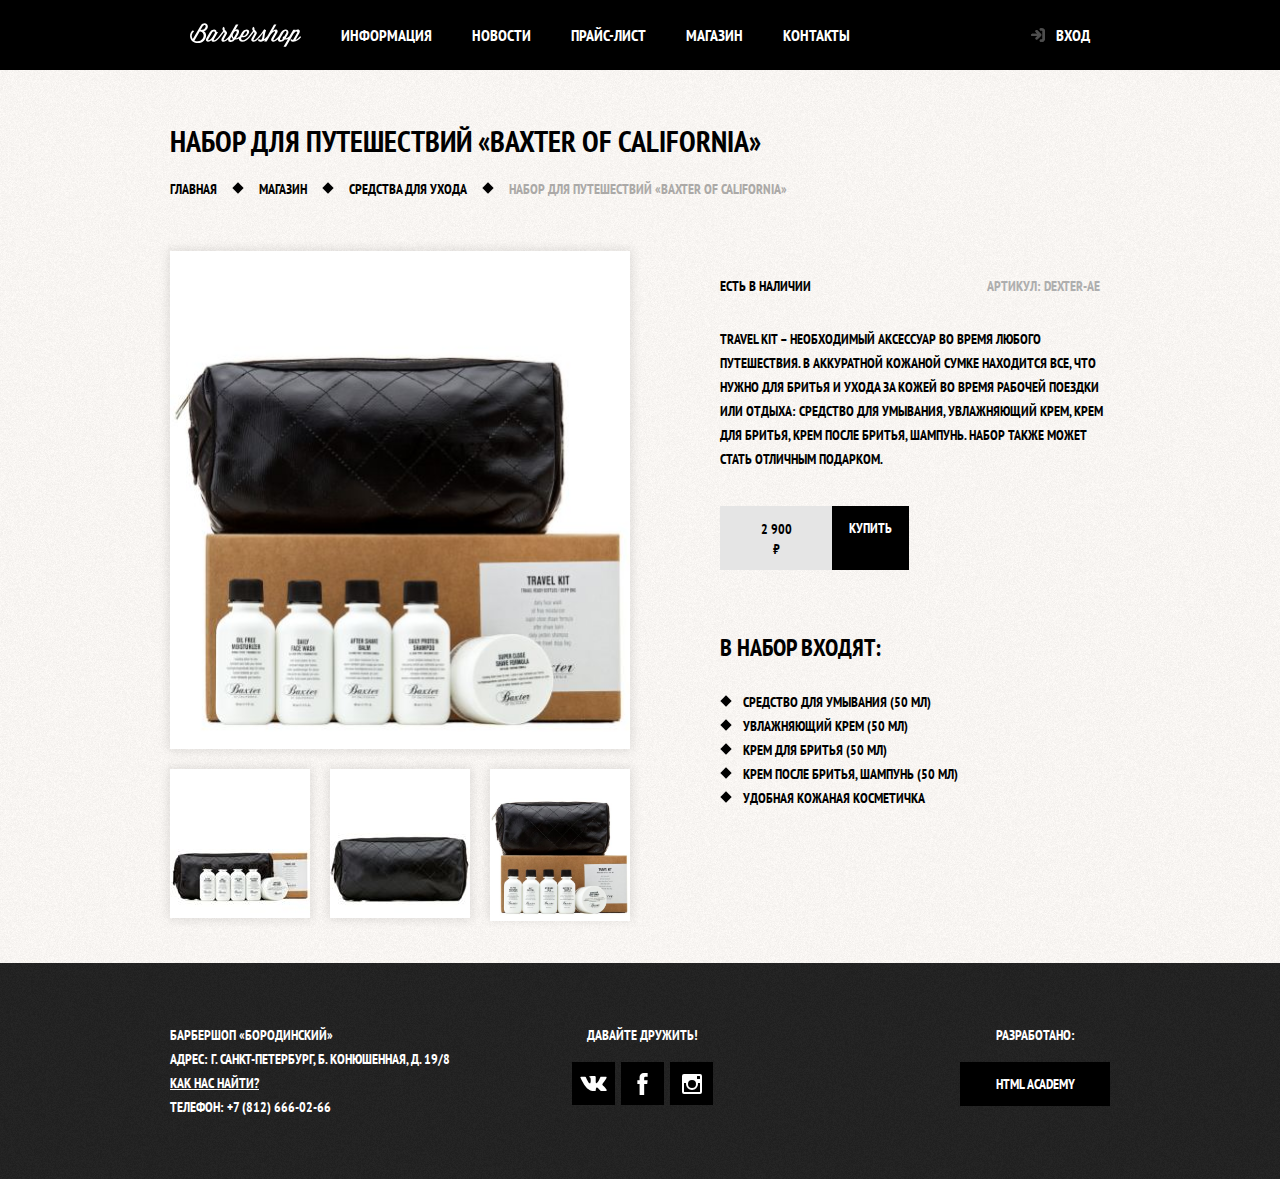
<file: catalog-item.html>
<!DOCTYPE html>
<html lang="ru">
<head>
  <meta charset="UTF-8">
  <title>Барбершоп «Бородинский»</title>
  <link href="https://fonts.googleapis.com/css?family=PT+Sans+Narrow:400,700&amp;subset=latin,cyrillic" rel="stylesheet">
  <link href="css/normalize.css" rel="stylesheet">
  <link href="css/style.css" rel="stylesheet">
</head>

<body class="inner-page">

<header class="main-header">
  <nav class="main-navigation container">
    <a class="main-header-logo" href="index.html">
      <img src="img/logo.svg" width="111" height="24" alt="Логотип барбершопа «Бородинский»">
    </a>
    <ul class="site-navigation">
      <li><a href="info.html">Информация</a></li>
      <li><a href="news.html">Новости</a></li>
      <li><a href="price.html">Прайс-лист</a></li>
      <li class="site-navigation-current"><a href="catalog.html">Магазин</a></li>
      <li><a href="contacts.html">Контакты</a></li>
    </ul>
    <ul class="user-navigation">
      <li><a class="login-link" href="login.html">Вход</a></li>
    </ul>
  </nav>
</header>

<main class="container">

  <h1 class="page-title">Набор для путешествий «Baxter of California»</h1>

  <ul class="breadcrumbs">
    <li><a href="index.html">Главная</a></li>
    <li><a href="#">Магазин</a></li>
    <li><a href="#">Средства для ухода</a></li>
    <li class="breadcrumbs-current">Набор для путешествий «Baxter of California»</li>
  </ul>

  <div class="catalog-columns">

    <section class="product-photos">
      <h2 class="visually-hidden">Изображения товара</h2>
      <p class="product-photo-full">
        <img src="img/3-item.jpg" width="460" height="498" alt="Фото всего набора">
      </p>
      <ul class="product-photo-preview">
        <li>
          <img src="img/1-item.jpg" width="140" height="149" alt="Фото в анфас">
        </li>
        <li>
          <img src="img/2-item.jpg" width="140" height="149" alt="Фото в профиль">
        </li>
        <li>
          <img src="img/3-item.jpg" width="140" height="149" alt="Фото отдельной части">
        </li>
      </ul>
    </section>

    <section class="product-info">
      <h2 class="visually-hidden">Описание товара</h2>
      <div class="product-description">
        <p class="product-availability">Есть в наличии</p>
        <p class="product-article">Артикул: dexter-ae</p>
      </div>
      <p class="product-text">Travel Kit – необходимый аксессуар во время любого путешествия. В аккуратной кожаной сумке находится все, что нужно для бритья и ухода за кожей во время рабочей поездки или отдыха: средство для умывания, увлажняющий крем, крем для бритья, крем после бритья, шампунь. Набор также может стать отличным подарком.</p>
      <p class="product-price">
        <b>2 900 ₽</b>
        <a class="button" href="#">Купить</a>
      </p>
      <h3>В набор входят:</h3>
      <ul>
        <li>Средство для умывания (50 мл)</li>
        <li>Увлажняющий крем (50 мл)</li>
        <li>Крем для бритья (50 мл)</li>
        <li>Крем после бритья, шампунь (50 мл)</li>
        <li>Удобная кожаная косметичка</li>
      </ul>
    </section>
  </div>

</main>

<footer class="main-footer">
  <div class="container">
    <p class="footer-contacts">
      Барбершоп «Бородинский»<br>
      Адрес: г. Санкт-Петербург, Б. Конюшенная, д. 19/8<br>
      <a href="map.html">Как нас найти?</a><br>
      Телефон: +7 (812) 666-02-66
    </p>
    <div class="footer-social">
      <b>Давайте дружить!</b>
      <ul>
        <li><a class="social-button" href="#"><span class="visually-hidden">Вконтакте</span>
          <svg xmlns="http://www.w3.org/2000/svg" width="27" height="15" viewBox="0 0 26.14 14.91">
            <path d="M26 13.47l-.09-.17a13.55 13.55 0 0 0-2.6-3q-.87-.83-1.1-1.12A1 1 0 0 1 22 8a10.27 10.27 0 0 1 1.22-1.78l.88-1.16q2.35-3.13 2-4L26 .94a.8.8 0 0 0-.4-.22 2.14 2.14 0 0 0-.87 0h-3.92a.51.51 0 0 0-.27 0h-.3a.6.6 0 0 0-.15.14.93.93 0 0 0-.14.24 22.22 22.22 0 0 1-1.46 3.06q-.5.84-.93 1.46a7 7 0 0 1-.71.91 4.94 4.94 0 0 1-.52.47q-.23.18-.35.15l-.23-.05a.9.9 0 0 1-.31-.33 1.49 1.49 0 0 1-.16-.53v-.55-.65-.57-1.12-1-.75a3.14 3.14 0 0 0 0-.62 2.12 2.12 0 0 0-.14-.44.73.73 0 0 0-.28-.33 1.57 1.57 0 0 0-.46-.18A9 9 0 0 0 12.57 0a8.93 8.93 0 0 0-3.25.33 1.83 1.83 0 0 0-.52.41q-.25.3-.07.33a1.67 1.67 0 0 1 1.16.59l.08.16a2.6 2.6 0 0 1 .19.63 6.32 6.32 0 0 1 .12 1 10.59 10.59 0 0 1 0 1.7q-.07.71-.13 1.1a2.21 2.21 0 0 1-.18.64 2.69 2.69 0 0 1-.16.3l-.07.07a1 1 0 0 1-.37.07.86.86 0 0 1-.46-.19 3.27 3.27 0 0 1-.56-.52 7 7 0 0 1-.66-.93q-.37-.6-.76-1.42l-.22-.39q-.2-.38-.56-1.11t-.62-1.43A.9.9 0 0 0 5.2.9h-.07a.93.93 0 0 0-.22-.16A1.44 1.44 0 0 0 4.6.65L.87.68A1 1 0 0 0 .1.94L0 1a.44.44 0 0 0 0 .22 1.08 1.08 0 0 0 .08.37Q.9 3.53 1.86 5.31t1.66 2.87Q4.23 9.27 5 10.24t1 1.24l.37.41.34.33a8.06 8.06 0 0 0 1 .78 16.34 16.34 0 0 0 1.4.9 7.6 7.6 0 0 0 1.79.72 6.19 6.19 0 0 0 2 .22h1.57a1.08 1.08 0 0 0 .72-.3l.05-.07a.9.9 0 0 0 .1-.25 1.38 1.38 0 0 0 0-.37 4.48 4.48 0 0 1 .09-1.05 2.77 2.77 0 0 1 .23-.71 1.74 1.74 0 0 1 .29-.4 1.19 1.19 0 0 1 .23-.2h.11a.86.86 0 0 1 .77.21 4.52 4.52 0 0 1 .83.79q.39.47.93 1.05a6.41 6.41 0 0 0 1 .87l.27.16a3.31 3.31 0 0 0 .71.3 1.53 1.53 0 0 0 .76.07l3.48-.05a1.58 1.58 0 0 0 .8-.17.68.68 0 0 0 .34-.37 1.06 1.06 0 0 0 0-.46 1.71 1.71 0 0 0-.1-.36z" fill="#fff">
            </path>
          </svg>
        </a></li>
        <li><a class="social-button" href="#"><span class="visually-hidden">Фейсбук</span>
          <svg xmlns="http://www.w3.org/2000/svg" width="19" height="22" viewBox="0 0 10.15 21.74"><path d="M3.34 1.12A4.77 4.77 0 0 1 6.53 0h3.61v3.81H7.81a1.07 1.07 0 0 0-1.09.83v2.55h3.42c-.08 1.23-.24 2.45-.41 3.67h-3v10.87H2.21V10.86H0V7.21h2.19V3.66a3.83 3.83 0 0 1 1.15-2.54z" fill="#fff"/>
        </a></li>
        <li><a class="social-button" href="#"><span class="visually-hidden">Инстаграм</span>
          <svg xmlns="http://www.w3.org/2000/svg" width="20" height="20" viewBox="0 0 20 20">
            <path d="M18 0H2a2 2 0 0 0-2 2v16a2 2 0 0 0 2 2h16a2 2 0 0 0 2-2V2a2 2 0 0 0-2-2zm-8 6a4 4 0 1 1-4 4 4 4 0 0 1 4-4zM2.5 18a.47.47 0 0 1-.5-.5V9h2.1a3.4 3.4 0 0 0-.1 1 6 6 0 1 0 12 0 3.4 3.4 0 0 0-.1-1H18v8.5a.47.47 0 0 1-.5.5zM18 4.5a.47.47 0 0 1-.5.5h-2a.47.47 0 0 1-.5-.5v-2a.47.47 0 0 1 .5-.5h2a.47.47 0 0 1 .5.5z" fill="#fff">
            </path>
          </svg>
        </a></li>
      </ul>
    </div>
    <p class="footer-copyright">
      <b>Разработано:</b> <a class="button" href="https://htmlacademy.ru">HTML Academy</a>
    </p>
  </div>
</footer>

</body>
</html>
</file>
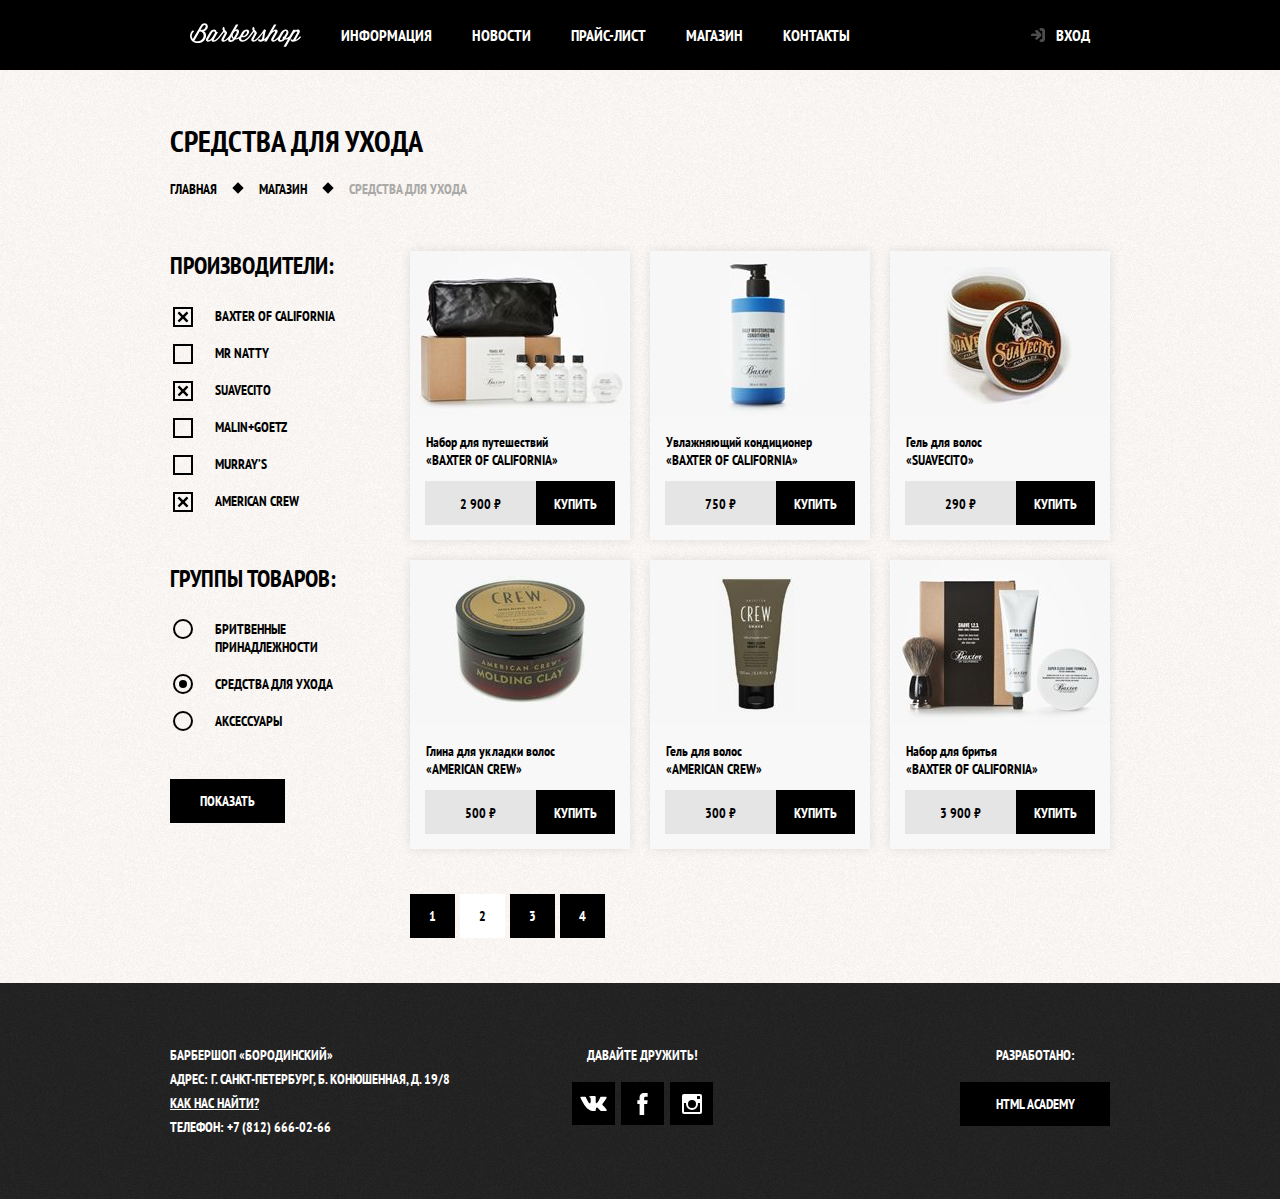
<file: catalog.html>
<!DOCTYPE html>
<html lang="ru">
<head>
  <meta charset="UTF-8">
  <title>Барбершоп «Бородинский»</title>
  <link href="https://fonts.googleapis.com/css?family=PT+Sans+Narrow:400,700&amp;subset=latin,cyrillic" rel="stylesheet">
  <link href="css/normalize.css" rel="stylesheet">
  <link rel="stylesheet" href="css/style.css">
</head>

<body class="inner-page">

<header class="main-header">
  <nav class="main-navigation container">
    <a class="main-header-logo" href="index.html">
      <img src="img/logo.svg" width="111" height="24" alt="Логотип барбершопа «Бородинский»">
    </a>
    <ul class="site-navigation">
      <li><a href="info.html">Информация</a></li>
      <li><a href="news.html">Новости</a></li>
      <li><a href="price.html">Прайс-лист</a></li>
      <li class="site-navigation-current"><a href="catalog.html">Магазин</a></li>
      <li><a href="contacts.html">Контакты</a></li>
    </ul>
    <ul class="user-navigation">
      <li><a class="login-link" href="login.html">Вход</a></li>
    </ul>
  </nav>
</header>

<main class="container">

  <h1 class="page-title">Cредства для ухода</h1>

  <ul class="breadcrumbs">
    <li>
      <a href="index.html">Главная</a>
    </li>
    <li>
      <a href="catalog.html">Магазин</a>
    </li>
    <li class="breadcrumbs-current">Средства для ухода</li>
  </ul>

  <div class="catalog-columns">

    <section class="filters">
      <h2 class="visually-hidden">Фильтр товаров</h2>
      <form class="filter" method="get" action="https://echo.htmlacademy.ru">
        <fieldset>
          <legend>Производители:</legend>
          <ul>
            <li class="filter-option">
              <input class="visually-hidden filter-input filter-input-checkbox" type="checkbox" name="baxter-of-california" id="filter-baxter-of-california" checked>
              <label for="filter-baxter-of-california">Baxter of California</label>
            </li>
            <li class="filter-option">
              <input class="visually-hidden filter-input filter-input-checkbox" type="checkbox" name="mr-natty" id="filter-mr-natty">
              <label for="filter-mr-natty">Mr Natty</label>
            </li>
            <li class="filter-option">
              <input class="visually-hidden filter-input filter-input-checkbox" type="checkbox" name="suavecito" id="filter-suavecito" checked>
              <label for="filter-suavecito">Suavecito</label>
            </li>
            <li class="filter-option">
              <input class="visually-hidden filter-input filter-input-checkbox" type="checkbox" name="malin-goetz" id="filter-malin-goetz">
              <label for="filter-malin-goetz">Malin+Goetz</label>
            </li>
            <li class="filter-option">
              <input class="visually-hidden filter-input filter-input-checkbox" type="checkbox" name="murrays" id="filter-murrays">
              <label for="filter-murrays">Murray’s</label>
            </li>
            <li class="filter-option">
              <input class="visually-hidden filter-input filter-input-checkbox" type="checkbox" name="american-crew" id="filter-american-crew" checked>
              <label for="filter-american-crew">American Crew</label>
            </li>
          </ul>
        </fieldset>
        <fieldset>
          <legend>Группы товаров:</legend>
          <ul>
            <li class="filter-option">
              <input class="visually-hidden filter-input filter-input-radio" type="radio" name="product-group" value="shaving" id="filter-shave">
              <label for="filter-shave">Бритвенные принадлежности</label>
            </li>
            <li class="filter-option">
              <input class="visually-hidden filter-input filter-input-radio" type="radio" name="product-group" value="hair-care" id="filter-care" checked>
              <label for="filter-care">Средства для ухода</label>
            </li>
            <li class="filter-option">
              <input class="visually-hidden filter-input filter-input-radio" type="radio" name="product-group" value="accessories" id="filter-accessories">
              <label for="filter-accessories">Аксессуары</label>
            </li>
          </ul>
        </fieldset>
        <button type="submit" class="filter-button button">Показать</button>
      </form>
    </section>

    <section class="catalog">
      <h2 class="visually-hidden">Список средств для ухода</h2>
      <ul class="catalog-list">
        <li class="catalog-item">
          <a href="catalog-item.html">
            <h3>
              <span class="catalog-category">Набор для путешествий</span>
              <span class="catalog-item-title">«Baxter of California»</span>
            </h3>
            <p class="catalog-item-image">
              <img src="img/1-shop.jpg" width="220" height="165" alt="Набор для путешествий «Baxter of California»">
            </p>
          </a>
          <p class="catalog-item-price">
            <b>2 900 ₽</b>
            <a class="button" href="#">Купить</a>
          </p>
        </li>
        <li class="catalog-item">
          <a href="catalog-item.html">
            <h3>
              <span class="catalog-category">Увлажняющий кондиционер</span>
              <span class="catalog-item-title">«Baxter of California»</span>
            </h3>
            <p class="catalog-item-image">
              <img src="img/2-shop.jpg" width="220" height="165" alt="Увлажняющий кондиционер «Baxter of California»">
            </p>
          </a>
          <p class="catalog-item-price">
            <b>750 ₽</b>
            <a class="button" href="#">Купить</a>
          </p>
        </li>
        <li class="catalog-item">
          <a href="catalog-item.html">
            <h3>
              <span class="catalog-category">Гель для волос</span>
              <span class="catalog-item-title">«Suavecito»</span>
            </h3>
            <p class="catalog-item-image">
              <img src="img/3-shop.jpg" width="220" height="165" alt="Гель для волос «Suavecito»">
            </p>
          </a>
          <p class="catalog-item-price">
            <b>290 ₽</b>
            <a class="button" href="#">Купить</a>
          </p>
        </li>
        <li class="catalog-item">
          <a href="catalog-item.html">
            <h3>
              <span class="catalog-category">Глина для укладки волос</span>
              <span class="catalog-item-title">«American crew»</span>
            </h3>
            <p class="catalog-item-image">
              <img src="img/4-shop.jpg" width="220" height="165" alt="Глина для укладки волос «American crew»">
            </p>
          </a>
          <p class="catalog-item-price">
            <b>500 ₽</b>
            <a class="button" href="#">Купить</a>
          </p>
        </li>
        <li class="catalog-item">
          <a href="catalog-item.html">
            <h3>
              <span class="catalog-category">Гель для волос</span>
              <span class="catalog-item-title">«American crew»</span>
            </h3>
            <p class="catalog-item-image">
              <img src="img/5-shop.jpg" width="220" height="165" alt="Гель для волос «American crew»">
            </p>
          </a>
          <p class="catalog-item-price">
            <b>300 ₽</b>
            <a class="button" href="#">Купить</a>
          </p>
        </li>
        <li class="catalog-item">
          <a href="catalog-item.html">
            <h3>
              <span class="catalog-category">Набор для бритья</span>
              <span class="catalog-item-title">«Baxter of California»</span>
            </h3>
            <p class="catalog-item-image">
              <img src="img/6-shop.jpg" width="220" height="165" alt="Набор для бритья «Baxter of California»">
            </p>
          </a>
          <p class="catalog-item-price">
            <b>3 900 ₽</b>
            <a class="button" href="#">Купить</a>
          </p>
        </li>
      </ul>
      <ul class="pagination-list">
        <li class="pagination-item"><a href="#">1</a></li>
        <li class="pagination-item pagination-item-current"><a>2</a></li>
        <li class="pagination-item"><a href="#">3</a></li>
        <li class="pagination-item"><a href="#">4</a></li>
      </ul>
    </section>
  </div>
</main>

<footer class="main-footer">
  <div class="container">
    <p class="footer-contacts">
      Барбершоп «Бородинский»<br>
      Адрес: г. Санкт-Петербург, Б. Конюшенная, д. 19/8<br>
      <a href="map.html">Как нас найти?</a><br>
      Телефон: +7 (812) 666-02-66
    </p>
    <div class="footer-social">
      <b>Давайте дружить!</b>
      <ul>
        <li><a class="social-button" href="#"><span class="visually-hidden">Вконтакте</span>
          <svg xmlns="http://www.w3.org/2000/svg" width="27" height="15" viewBox="0 0 26.14 14.91">
            <path d="M26 13.47l-.09-.17a13.55 13.55 0 0 0-2.6-3q-.87-.83-1.1-1.12A1 1 0 0 1 22 8a10.27 10.27 0 0 1 1.22-1.78l.88-1.16q2.35-3.13 2-4L26 .94a.8.8 0 0 0-.4-.22 2.14 2.14 0 0 0-.87 0h-3.92a.51.51 0 0 0-.27 0h-.3a.6.6 0 0 0-.15.14.93.93 0 0 0-.14.24 22.22 22.22 0 0 1-1.46 3.06q-.5.84-.93 1.46a7 7 0 0 1-.71.91 4.94 4.94 0 0 1-.52.47q-.23.18-.35.15l-.23-.05a.9.9 0 0 1-.31-.33 1.49 1.49 0 0 1-.16-.53v-.55-.65-.57-1.12-1-.75a3.14 3.14 0 0 0 0-.62 2.12 2.12 0 0 0-.14-.44.73.73 0 0 0-.28-.33 1.57 1.57 0 0 0-.46-.18A9 9 0 0 0 12.57 0a8.93 8.93 0 0 0-3.25.33 1.83 1.83 0 0 0-.52.41q-.25.3-.07.33a1.67 1.67 0 0 1 1.16.59l.08.16a2.6 2.6 0 0 1 .19.63 6.32 6.32 0 0 1 .12 1 10.59 10.59 0 0 1 0 1.7q-.07.71-.13 1.1a2.21 2.21 0 0 1-.18.64 2.69 2.69 0 0 1-.16.3l-.07.07a1 1 0 0 1-.37.07.86.86 0 0 1-.46-.19 3.27 3.27 0 0 1-.56-.52 7 7 0 0 1-.66-.93q-.37-.6-.76-1.42l-.22-.39q-.2-.38-.56-1.11t-.62-1.43A.9.9 0 0 0 5.2.9h-.07a.93.93 0 0 0-.22-.16A1.44 1.44 0 0 0 4.6.65L.87.68A1 1 0 0 0 .1.94L0 1a.44.44 0 0 0 0 .22 1.08 1.08 0 0 0 .08.37Q.9 3.53 1.86 5.31t1.66 2.87Q4.23 9.27 5 10.24t1 1.24l.37.41.34.33a8.06 8.06 0 0 0 1 .78 16.34 16.34 0 0 0 1.4.9 7.6 7.6 0 0 0 1.79.72 6.19 6.19 0 0 0 2 .22h1.57a1.08 1.08 0 0 0 .72-.3l.05-.07a.9.9 0 0 0 .1-.25 1.38 1.38 0 0 0 0-.37 4.48 4.48 0 0 1 .09-1.05 2.77 2.77 0 0 1 .23-.71 1.74 1.74 0 0 1 .29-.4 1.19 1.19 0 0 1 .23-.2h.11a.86.86 0 0 1 .77.21 4.52 4.52 0 0 1 .83.79q.39.47.93 1.05a6.41 6.41 0 0 0 1 .87l.27.16a3.31 3.31 0 0 0 .71.3 1.53 1.53 0 0 0 .76.07l3.48-.05a1.58 1.58 0 0 0 .8-.17.68.68 0 0 0 .34-.37 1.06 1.06 0 0 0 0-.46 1.71 1.71 0 0 0-.1-.36z" fill="#fff">
            </path>
          </svg>
        </a></li>
        <li><a class="social-button" href="#"><span class="visually-hidden">Фейсбук</span>
          <svg xmlns="http://www.w3.org/2000/svg" width="19" height="22" viewBox="0 0 10.15 21.74"><path d="M3.34 1.12A4.77 4.77 0 0 1 6.53 0h3.61v3.81H7.81a1.07 1.07 0 0 0-1.09.83v2.55h3.42c-.08 1.23-.24 2.45-.41 3.67h-3v10.87H2.21V10.86H0V7.21h2.19V3.66a3.83 3.83 0 0 1 1.15-2.54z" fill="#fff"/>
        </a></li>
        <li><a class="social-button" href="#"><span class="visually-hidden">Инстаграм</span>
          <svg xmlns="http://www.w3.org/2000/svg" width="20" height="20" viewBox="0 0 20 20">
            <path d="M18 0H2a2 2 0 0 0-2 2v16a2 2 0 0 0 2 2h16a2 2 0 0 0 2-2V2a2 2 0 0 0-2-2zm-8 6a4 4 0 1 1-4 4 4 4 0 0 1 4-4zM2.5 18a.47.47 0 0 1-.5-.5V9h2.1a3.4 3.4 0 0 0-.1 1 6 6 0 1 0 12 0 3.4 3.4 0 0 0-.1-1H18v8.5a.47.47 0 0 1-.5.5zM18 4.5a.47.47 0 0 1-.5.5h-2a.47.47 0 0 1-.5-.5v-2a.47.47 0 0 1 .5-.5h2a.47.47 0 0 1 .5.5z" fill="#fff">
            </path>
          </svg>
        </a></li>
      </ul>
    </div>
    <p class="footer-copyright">
      <b>Разработано:</b> <a class="button" href="https://htmlacademy.ru">HTML Academy</a>
    </p>
  </div>
</footer>

</body>
</html>
</file>
<file: css/style.css>
body {
  min-width: 960px;
  margin: 0;
  padding: 0;

  font-family: "PT Sans Narrow", Arial, sans-serif;
  font-size: 14px;
  line-height: 24px;
  font-weight: 700;
  color: #ffffff;
  text-transform: uppercase;

  background-color: #000000;
  background-position: top center;
  background-repeat: no-repeat;
}

a {
  text-decoration: none;
}

img {
  max-width: 100%;
  height: auto;
}

.visually-hidden:not(:focus):not(:active),
input[type="checkbox"].visually-hidden,
input[type="radio"].visually-hidden {
  position: absolute;

  width: 1px;
  height: 1px;
  margin: -1px;
  border: 0;
  padding: 0;

  white-space: nowrap;

  clip-path: inset(100%);
  clip: rect(0 0 0 0);
  overflow: hidden;
}

.inner-page {
  color: #000000;

  background-color: #f9f6f3;
  background-image: url("../img/main-bg.png");
  background-position: 0 0;
  background-repeat: repeat;
}

.main-header {
  margin-bottom: 75px;
}

.inner-page .main-header {
  margin-bottom: 50px;

  background-color: #000000;
}

.button {
  display: inline-block;
  margin-right: 16px;
  padding: 10px 30px;

  font: inherit;
  text-align: center;
  color: #ffffff;
  vertical-align: middle;
  text-transform: uppercase;

  background-color: #000000;
  border: none;
}

.button:hover,
.button:focus,
.button:active {
  background-color: #663d15;
}

.button.disabled,
.button:disabled {
  cursor: default;
  opacity: 0.5;
  background-color: #000000;
}

.main-navigation {
  display: flex;
  flex-direction: column;
  align-items: center;

  font-size: 16px;
  line-height: 20px;
  color: #ffffff;

  background-color: transparent;
}

.inner-page .main-navigation {
  display: flex;
  align-items: flex-start;
  flex-direction: row;
}

.main-header-logo {
  order: 2;
  width: 368px;
  height: 153px;
}

.inner-page .main-header-logo {
  order: 0;

  width: 111px;
  height: 24px;
  padding: 23px 20px;
}

.main-navigation-wrapper {
  width: 100%;
  margin-bottom: 60px;

  background-color: #000000;
}

.main-navigation-wrapper .container {
  display: flex;
  justify-content: space-between;
}


.site-navigation,
.user-navigation {
  list-style: none;
  margin: 0;
  padding: 0;
}

.site-navigation {
  display: flex;
  flex-wrap: wrap;
  width: 620px;
}

.user-navigation {
  display: flex;
  max-width: 140px;
}

.inner-page .user-navigation {
  margin-left: auto;
}

.site-navigation a,
.user-navigation a {
  display: block;
  padding: 25px 20px;

  vertical-align: middle;
  color: #ffffff;
}

.site-navigation a:hover,
.site-navigation a:focus,
.user-navigation a:hover,
.user-navigation a:focus {
  background-color: #242424;
}

.user-navigation .login-link {
  position: relative;
  padding-left: 50px;
}

.login-link::before {
  content: "";

  position: absolute;
  top: 27px;
  left: 24px;

  width: 16px;
  height: 18px;

  background-image: url("../img/login.svg");
  background-repeat: no-repeat;
  background-position: 0 0;

  opacity: 0.3;
}

.login-link:hover::before,
.login-link:focus::before,
.login-link:active::before {
  opacity: 1;
}

.container {
  width: 940px;
  margin: 0 auto;
  padding: 0 10px;
}

.features {
  margin-bottom: 80px;
}

.features-list {
  display: flex;
  justify-content: space-between;
  margin: 0;
  padding: 0;

  list-style: none;
}

.feature-item {
  width: 300px;

  text-align: center;
}

.feature-item h3 {
  position: relative;

  margin: 0;
  margin-bottom: 60px;

  font-size: 30px;
  line-height: 42px;
}

.feature-item h3::after {
  content: "";

  position: absolute;
  bottom: -30px;
  left: 50%;

  width: 20px;
  height: 20px;
  margin-left: -10px;

  background-color: #ffffff;

  transform: rotate(45deg);
}

.feature-item p {
  margin: 0 10px;
}

.index-columns {
  display: flex;
  justify-content: space-between;
  padding: 50px 80px;
  margin-bottom: 35px;

  color: #000000;

  background-color: #f8f5f2;
  background-image: url("../img/main-bg.png");
  background-position: center, 0 0;
  background-repeat: no-repeat, repeat;
}

.index-columns h2 {
  margin: 0;
  margin-bottom: 25px;

  font-size: 30px;
  line-height: 42px;
}

.news {
  width: 380px;
}

.news-list {
  margin: 0;
  margin-bottom: 25px;
  padding: 0;

  list-style: none;
}

.news-item {
  margin-bottom: 25px;
}

.news-item p {
  margin: 0;
}

.news-item time {
  text-transform: none;
}

.gallery {
  width: 300px;
}

.gallery-container {
  position: relative;

  height: 260px;
}

.gallery-content {
  height: 164px;
  margin: 0;

  background-color: #cccccc;
  border: 7px solid #ffffff;
}

.gallery-content img {
  width: 286px;
  height: 164px;
}

.gallery-button {
  box-sizing: border-box;
  position: absolute;
  bottom: 0;

  width: 140px;
  margin: 0;
}

.gallery-button-back {
  left: 0;
}

.gallery-button-next {
  right: 0;
}

.contacts {
  width: 380px;
}

.contacts p {
  margin: 0;
  margin-bottom: 25px;
}

.appointment {
  width: 300px;
}

.appointment-info {
  margin: 0;
  margin-bottom: 15px;
}

.appointment-form {
  display: flex;
  flex-wrap: wrap;
  justify-content: space-between;
}

.appointment-item {
  width: 140px;
  margin: 0;
  margin-bottom: 10px;
}

.appointment-item label {
  display: block;
  margin-bottom: 9px;
  margin-left: 15px;
}

.appointment-item input {
  box-sizing: border-box;
  width: 140px;
  padding-top: 8px;
  padding-left: 15px;
  padding-right: 15px;
  padding-bottom: 7px;

  font: inherit;

  background-color: transparent;
  border: 2px solid #000000;
}

.appointment-item input:focus {
  border-color: #663d15;
}

.appointment .button {
  display: block;
  width: 100%;
  margin-top: 10px;
  margin-right: 0;
}

.page-title {
  margin: 0;
  margin-bottom: 15px;
  padding: 0;

  font-size: 30px;
  line-height: 42px;
}

.breadcrumbs {
  display: flex;
  justify-content: flex-start;
  flex-wrap: wrap;
  padding: 0;
  margin: 0;
  margin-bottom: 50px;

  list-style: none;
}

.breadcrumbs li {
  position: relative;

  margin-right: 42px;
}

.breadcrumbs li:last-child {
  margin-right: 0;
}

.breadcrumbs li::after {
  content: "";

  position: absolute;
  top: 7px;
  right: -25px;

  width: 8px;
  height: 8px;

  background-color: #000000;

  transform: rotate(45deg);
}

.breadcrumbs a {
  color: #000000;
}

.breadcrumbs a:hover,
.breadcrumbs a:focus {
  text-decoration: underline;
}

.breadcrumbs-current {
  color: #aba9a7;
}

.breadcrumbs-current::after {
  display: none;
}

.catalog-columns {
  display: flex;
  justify-content: space-between;
}

.filters {
  width: 180px;
}

.filter fieldset {
  padding: 0;
  margin: 0;
  margin-bottom: 30px;

  border: none;
}

.filter fieldset:first-child {
  margin-bottom: 35px;
}

.filter legend {
  margin-bottom: 26px;

  font-size: 24px;
  line-height: 30px;
}

.filter ul {
  padding: 0;
  margin: 0;

  list-style: none;
  line-height: 18px;
}

.filter-option {
  margin-bottom: 19px;
  padding-left: 45px;
}

.filter-option label {
  position: relative;

  display: block;

  cursor: pointer;
  user-select: none;
}

.filter-input:hover + label,
.filter-input:focus + label {
  color: #663d15;
}

.filter-input-checkbox + label::before {
  content: "";
  position: absolute;
  left: -42px;
  top: 0;

  width: 16px;
  height: 16px;

  border: 2px solid #000000;
}

.filter-input-checkbox:checked + label::after {
  content: "";

  position: absolute;
  top: 4px;
  left: -38px;

  width: 12px;
  height: 12px;

  background-image: url("../img/cross.svg");
  background-repeat: no-repeat;
  background-position: 0 0;
}

.filter-input-radio + label::before {
  content: "";

  position: absolute;
  left: -42px;
  top: -1px;

  width: 16px;
  height: 16px;

  border: 2px solid #000000;
  border-radius: 50%;
}

.filter-input:disabled + label {
  color: #000000;

  opacity: 0.5;
}

.filter-input-radio:checked + label::after {
  content: "";

  position: absolute;
  top: 5px;
  left: -36px;

  width: 8px;
  height: 8px;

  background-color: #000000;
  border-radius: 50%;
}

.catalog {
  width: 700px;
}

.catalog-list {
  display: flex;
  flex-wrap: wrap;
  padding: 0;
  margin: 0;
  margin-bottom: 25px;

  list-style: none;
}

.catalog-item {
  width: 220px;
  margin-bottom: 20px;
  margin-right: 20px;

  background-color: #f8f8f8;
  box-shadow: 0 0 10px rgba(0, 0, 0, 0.1);
}

.catalog-item:nth-child(3n) {
  margin-right: 0;
}

.catalog-item:hover {
  box-shadow: 0 0 10px rgba(0, 0, 0, 0.2);
}

.catalog-item a {
  display: flex;
  flex-direction: column;

  color: #000000;
}

.catalog-item h3 {
  order: 1;
  margin-top: 17px;
  margin-bottom: 12px;
  margin-left: 16px;
  margin-right: 15px;

  font-size: 14px;
  line-height: 18px;
}

.catalog-category {
  display: block;

  text-transform: none;
}

.catalog-item-image {
  width: 220px;
  height: 165px;
  margin: 0;
}

.catalog-item-price {
  display: flex;
  margin: 15px;
  margin-top: 0;
}

.catalog-item-price b {
  width: 112px;
  padding: 13px 25px 11px;

  font-size: 14px;
  line-height: 20px;
  text-align: center;

  background-color: #e5e5e5;
}

.catalog-item-price .button {
  width: 50px;
  padding: 13px 18px 11px;
  margin-right: 0;

  line-height: 20px;
  color: #ffffff;
}

.pagination-list {
  display: flex;
  flex-wrap: wrap;

  padding: 0;
  margin: 0;

  list-style: none;
}

.pagination-item {
  margin-right: 5px;
}

.pagination-item:last-child {
  margin-right: 0;
}

.pagination-item a {
  display: block;
  padding: 10px 19px;

  color: #ffffff;

  background-color: #000000;
}

.pagination-item a:hover,
.pagination-item a:focus,
.pagination-item a:active {
  background-color: #663d15;
}

.pagination-item-current a {
  color: #000000;

  background-color: #ffffff;
}

.pagination-item-current a:hover,
.pagination-item-current a:focus,
.pagination-item-current a:active {
  color: #000000;

  background-color: #ffffff;
}

.product-photo-preview {
  display: flex;
  padding: 0;
  margin: 0;

  list-style: none;
}

.product-photos {
  width: 460px;
}

.product-photo-preview li {
  width: 140px;
  height: 149px;
  margin-right: 20px;

  box-shadow: 0 0 10px 2px rgba(0, 0, 0, 0.1);
}

.product-photo-preview li:nth-child(3n) {
  margin-right: 0;
}

.product-photo-full {
  width: 460px;
  height: 498px;
  margin: 0;
  margin-bottom: 20px;

  box-shadow: 0 0 10px 2px rgba(0, 0, 0, 0.1);
}

.product-description {
  display: flex;
  justify-content: space-between;
  padding-right: 10px;
  margin-bottom: 29px;
}

.product-description p {
  width: 200px;
}

.product-article {
  text-align: right;
  color: #aeaeae;
}

.product-price b {
  width: 112px;
  padding-top: 13px;
  padding-left: 36px;
  padding-right: 36px;
  padding-bottom: 11px;

  line-height: 20px;
  text-align: center;

  background-color: #e5e5e5;

  box-sizing: border-box;
}

.product-price .button {
  padding-left: 17px;
  padding-right: 17px;
}

.product-info {
  width: 390px;
  padding-top: 23px;
}

.product-info p {
  margin: 0;
}

.product-info h3 {
  margin: 0;
  margin-bottom: 27px;

  font-size: 24px;
  line-height: 30px;
}

.product-info .product-text {
  margin-bottom: 35px;
}

.product-info .product-price {
  display: flex;
  margin-bottom: 63px;
}

.product-info ul {
  margin: 0;
  padding: 0;

  list-style: none;
}

.product-info li {
  position: relative;

  padding-left: 23px;
}

.product-info li::before {
  content: "";

  position: absolute;
  top: 7px;
  left: 2px;

  width: 8px;
  height: 8px;

  background-color: #000000;

  transform: rotate(45deg);
}

.main-footer {
  margin-top: 65px;
  padding: 60px 0;

  color: #ffffff;

  background-color: #212121;
  background-image: url("../img/footer-bg.png");
  background-position: 0 0;
  background-repeat: repeat;
}

.inner-page .main-footer {
  margin-top: 45px;
}

.main-footer .container {
  display: flex;
}

.footer-contacts {
  width: 320px;
  margin: 0;
  margin-right: 80px;
}

.footer-contacts a {
  color: #ffffff;
  text-decoration: underline;
}

.footer-contacts a:hover,
.footer-contacts a:focus {
  text-decoration: none;
}

.footer-social {
  width: 145px;

  text-align: center;
}

.footer-social ul {
  display: flex;
  flex-wrap: wrap;
  justify-content: space-between;
  width: 141px;
  margin: 0 auto;
  padding: 0;

  list-style: none;
}

.footer-social b {
  display: block;
  margin-bottom: 15px;
}

.social-button {
  display: flex;
  align-items: center;
  justify-content: center;
  width: 43px;
  height: 43px;

  background-color: #000000;
}

.social-button:hover,
.social-button:focus {
  background-color: #ffffff;
}

.social-button:hover path,
.social-button:focus path {
  fill: #000000;
}

.footer-copyright {
  width: 150px;
  margin: 0;
  margin-left: auto;
  text-align: center;
}

.footer-copyright .button {
  display: block;
  margin-right: 0;
}

.footer-copyright b {
  display: block;
  margin-bottom: 15px;
}

.footer-copyright .button:hover,
.footer-copyright .button:focus {
  color: #000000;

  background-color: #ffffff;
}
</file>
